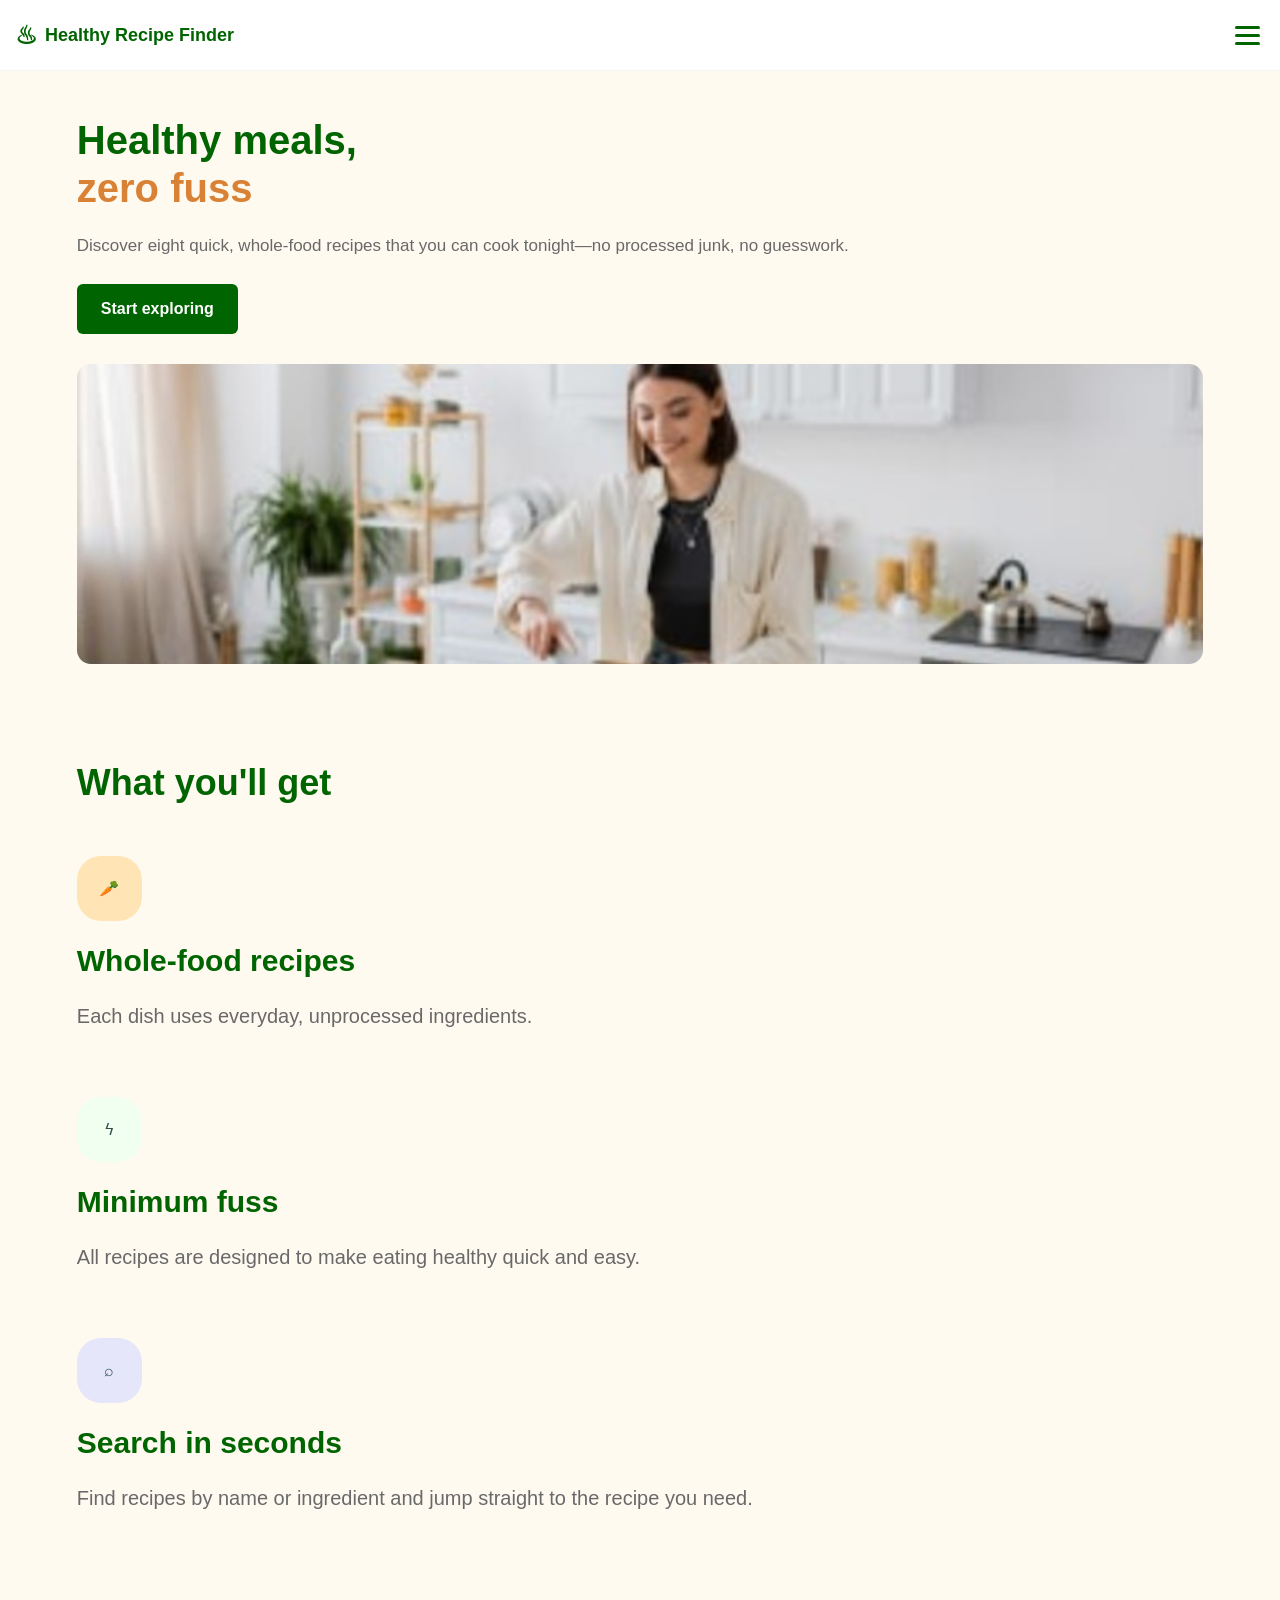
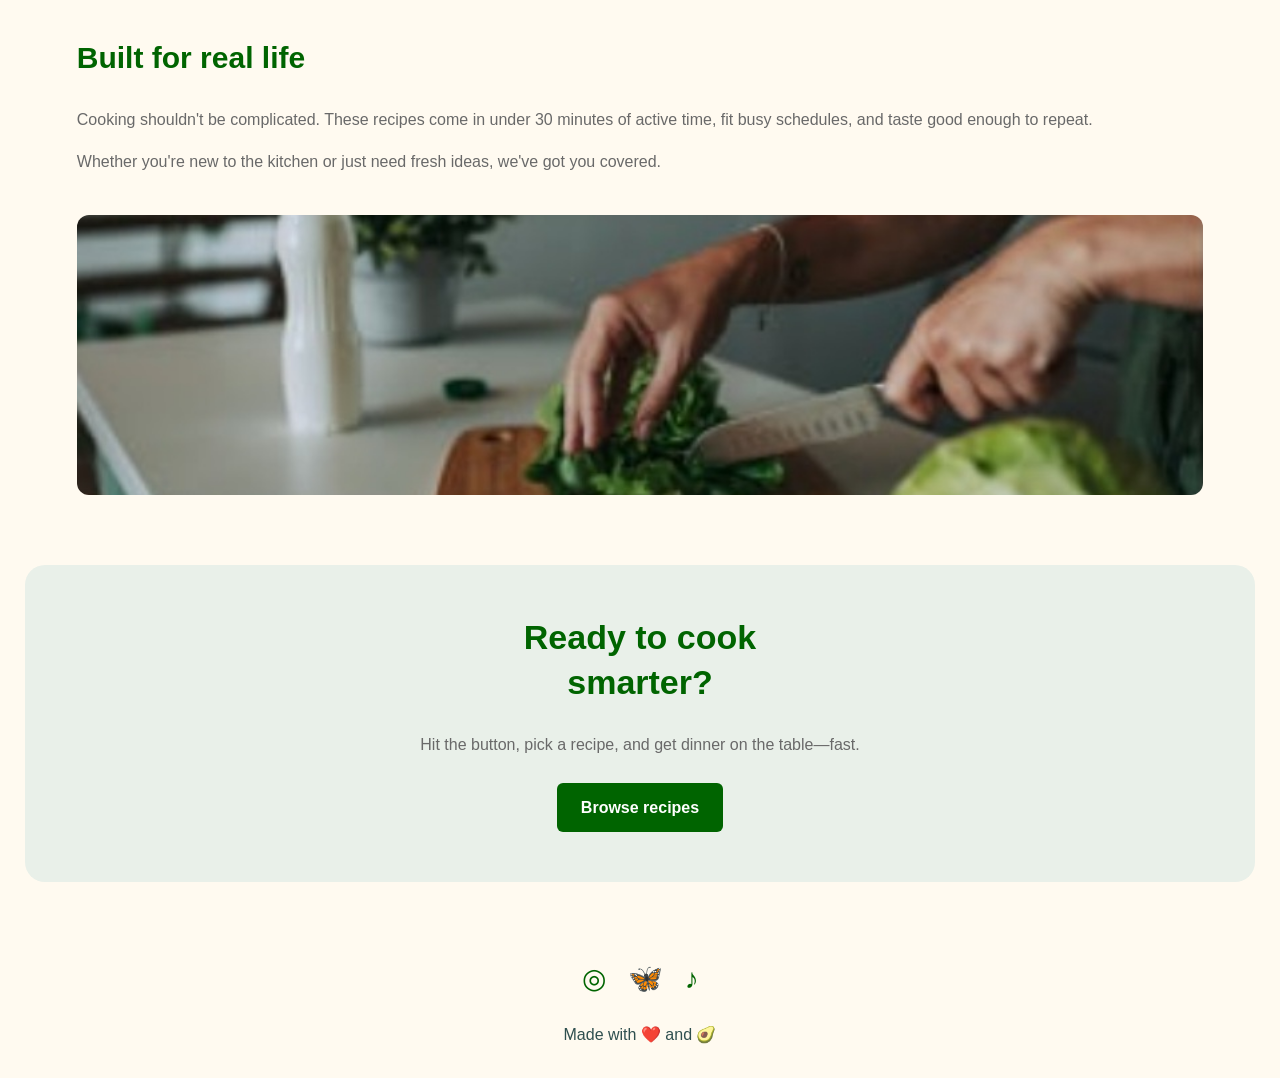
<file: index.html>
<!DOCTYPE html><html lang="en">
<head>
  <meta charset="UTF-8">
  <meta name="viewport" content="width=device-width, initial-scale=1.0">
  <meta name="description" content="Discover quick, healthy whole-food recipes.">
  <title>Healthy Recipe Finder</title>
  <link rel="stylesheet" href="style.css">
</head>
<body>  <header class="rf-header rf-home-header">
    <a href="index.html" class="rf-logo">
      <span class="rf-logo-symbol">♨</span>
      <span>Healthy Recipe Finder</span>
    </a><input type="checkbox" id="rf-menu-toggle" class="rf-menu-toggle">

<label for="rf-menu-toggle" class="rf-menu-button" aria-label="Open navigation">
  <span></span>
  <span></span>
  <span></span>
</label>

<nav class="rf-navigation">
  <a href="index.html">Home</a>
  <a href="recipes.html">Recipes</a>
  <a href="about.html">About</a>
</nav>

  </header>  <main><section class="rf-hero" id="home">
  <div class="rf-hero-text">
    <h1>Healthy meals,<br> <span>zero fuss</span></h1>

    <p>
      Discover eight quick, whole-food recipes that you can cook tonight—no processed junk, no guesswork.
    </p>

    <a href="recipes.html" class="rf-button">Start exploring</a>
  </div>

  <div class="rf-hero-image">
    <img src="images/Image.jpg" alt="Image1">
  </div>
</section>

<section class="rf-benefits rf-section-padding">
  <h2 class="rf-section-title">What you'll get</h2>

  <div class="rf-benefits-grid">

    <article class="rf-benefit">
      <div class="rf-benefit-icon rf-orange">🥕</div>
      <h3>Whole-food recipes</h3>
      <p>Each dish uses everyday, unprocessed ingredients.</p>
    </article>

    <article class="rf-benefit">
      <div class="rf-benefit-icon rf-green">ϟ</div>
      <h3>Minimum fuss</h3>
      <p>All recipes are designed to make eating healthy quick and easy.</p>
    </article>

    <article class="rf-benefit">
      <div class="rf-benefit-icon rf-purple">⌕</div>
      <h3>Search in seconds</h3>
      <p>Find recipes by name or ingredient and jump straight to the recipe you need.</p>
    </article>

  </div>
</section>

<section class="rf-real-life rf-section-padding">
  <div class="rf-real-life-text">
    <h2>Built for real life</h2>

    <p>
      Cooking shouldn't be complicated. These recipes come in
      under 30 minutes of active time, fit busy schedules, and
      taste good enough to repeat.
    </p>

    <p>
      Whether you're new to the kitchen or just need fresh ideas,
      we've got you covered.
    </p>
  </div>

  <img class="rf-real-life-image" src="images/Images.jpg" alt="images2">
</section>

<section class="rf-cta-section">
  <h2>Ready to cook<br> smarter?</h2>

  <p>
    Hit the button, pick a recipe, and get dinner on the table—fast.
  </p>

  <a href="recipes.html" class="rf-button">Browse recipes</a>
</section>

  </main>  <footer class="rf-footer">
    <div class="rf-social-links">
      <a href="https://www.instagram.com/" aria-label="Instagram">◎</a>
      <a href="https://bsky.app/" aria-label="Bluesky">🦋</a>
      <a href="https://www.tiktok.com/" aria-label="TikTok">♪</a>
    </div><p>Made with ❤️ and 🥑</p>

  </footer></body>
</html>
</file>
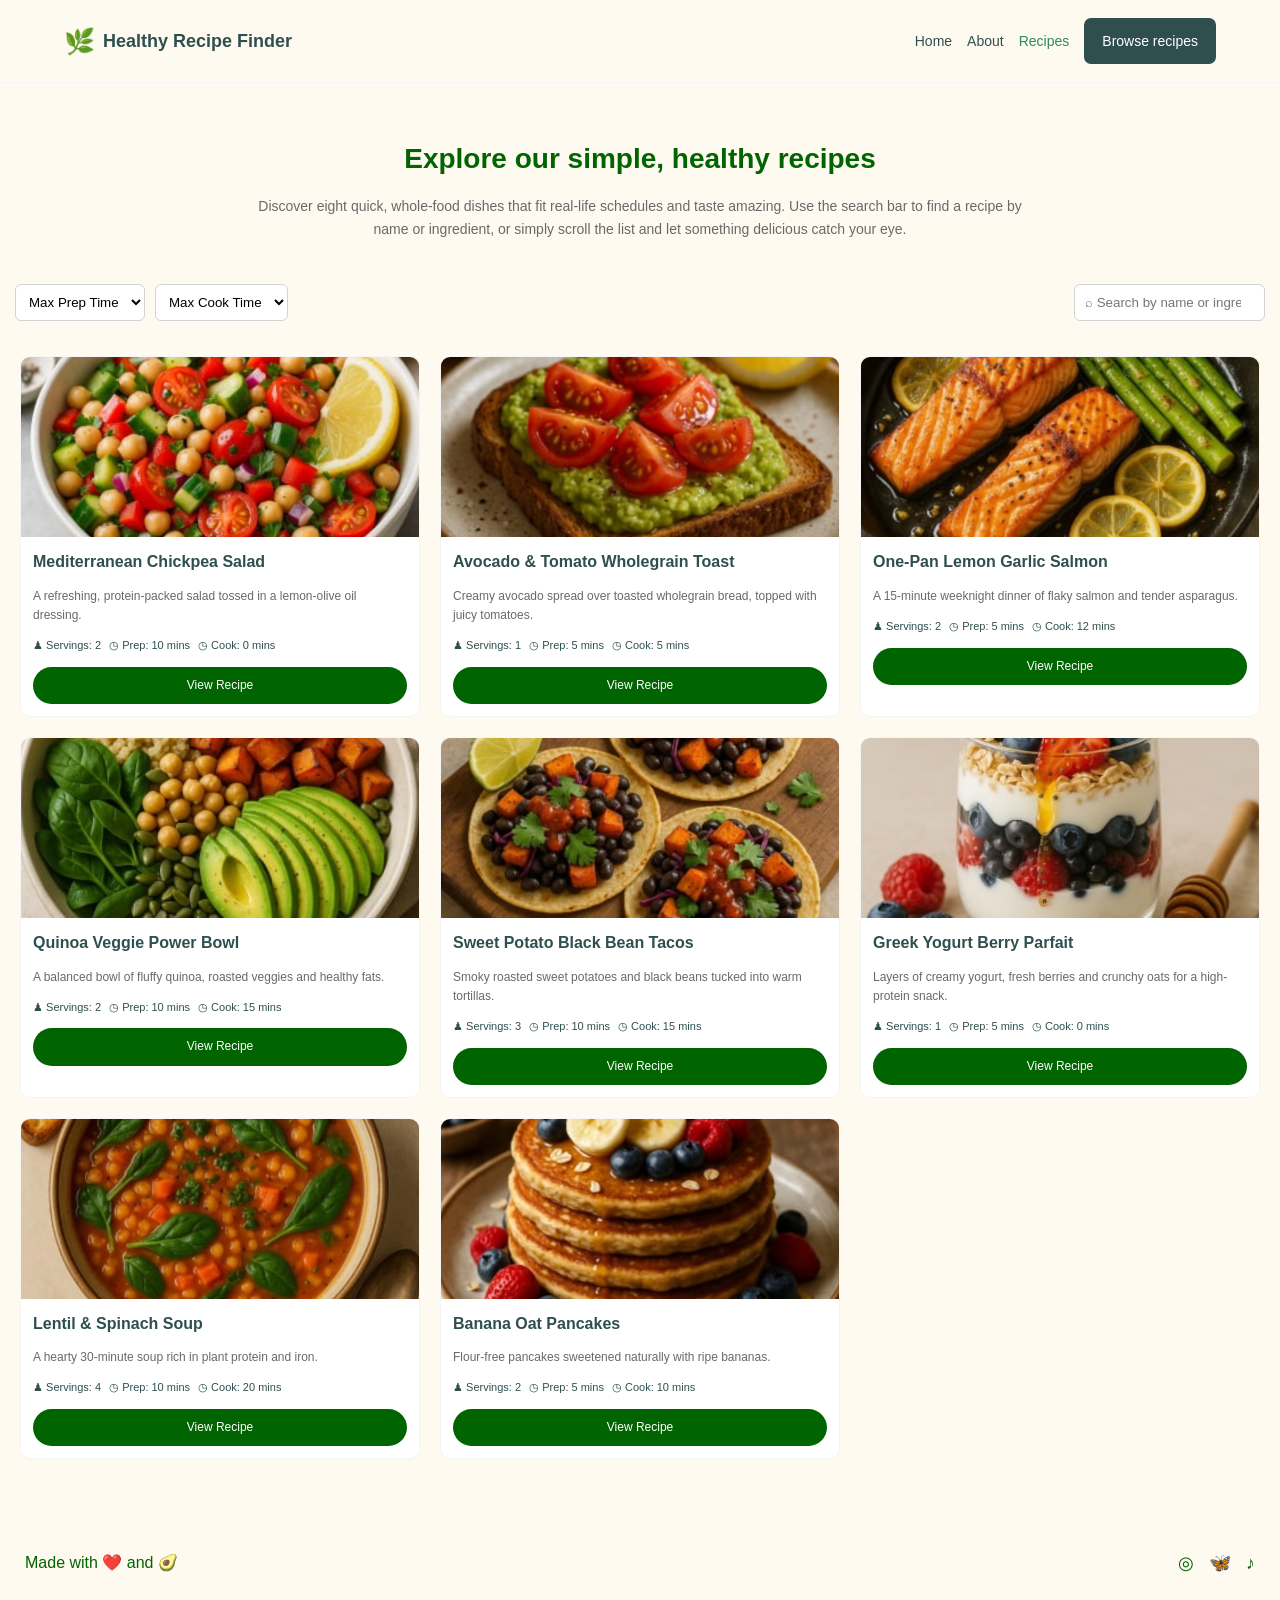
<file: recipes.html>
<!DOCTYPE html><html lang="en">
<head>
  <meta charset="UTF-8">
  <meta name="viewport" content="width=device-width, initial-scale=1.0">
  <title>Recipes | Healthy Recipe Finder</title>
  <link rel="stylesheet" href="style.css">
</head>
<body><header class="rf-recipes-header">  <a href="index.html" class="rf-brand">
    <span class="rf-brand-icon">🌿</span>
    <span>Healthy Recipe Finder</span>
  </a>  <input type="checkbox" id="rf-recipe-menu-toggle" class="rf-recipe-menu-toggle">  <label for="rf-recipe-menu-toggle" class="rf-menu-icon" aria-label="Toggle navigation">
    <span></span>
    <span></span>
    <span></span>
  </label>  <nav class="rf-site-nav">
    <a href="index.html">Home</a>
    <a href="about.html">About</a>
    <a href="recipes.html" class="rf-active">Recipes</a>
    <a href="recipes.html" class="rf-nav-button">Browse recipes</a>
  </nav></header><main>  <section class="rf-recipes-intro">
    <h1>Explore our simple, healthy recipes</h1><p>
  Discover eight quick, whole-food dishes that fit real-life schedules and taste amazing. Use the search bar to find a recipe by name or ingredient, or simply scroll the list and let something delicious catch your eye.
</p>

  </section>  <section class="rf-recipe-tools"><div class="rf-filter-options">

  <label>
    <span class="rf-visually-hidden"></span>
    <select aria-label="Maximum preparation time">
      <option value="">Max Prep Time</option>
    </select>
  </label>

  <label>
    <span class="rf-visually-hidden"></span>
    <select aria-label="Maximum cooking time">
      <option value="">Max Cook Time</option>
    </select>
  </label>

</div>

<form class="rf-search-form" action="recipes.html" method="get">
  <input
    type="search"
    name="search"
    placeholder="⌕ Search by name or ingredient..."
    aria-label="Search by recipe name or ingredient">
</form>

  </section>  <section class="rf-recipe-grid" aria-label="Our recipes"><article class="rf-recipe-card">
  <img src="images/Mediterranean.jpg" alt="Chickpea">

  <div class="rf-recipe-info">
    <h2>Mediterranean Chickpea Salad</h2>
    <p>A refreshing, protein-packed salad tossed in a lemon-olive oil dressing.</p>

    <div class="rf-recipe-meta">
      <span>♟ Servings: 2</span>
      <span>◷ Prep: 10 mins</span>
      <span>◷ Cook: 0 mins</span>
    </div>

    <details class="rf-recipe-details">
      <summary>View Recipe</summary>
    </details>
  </div>
</article>

<article class="rf-recipe-card">
  <img src="images/Avocado.jpg" alt="Avocado">

  <div class="rf-recipe-info">
    <h2>Avocado &amp; Tomato Wholegrain Toast</h2>
    <p>Creamy avocado spread over toasted wholegrain bread, topped with juicy tomatoes.</p>

    <div class="rf-recipe-meta">
      <span>♟ Servings: 1</span>
      <span>◷ Prep: 5 mins</span>
      <span>◷ Cook: 5 mins</span>
    </div>

    <details class="rf-recipe-details">
      <summary>View Recipe</summary>
    </details>
  </div>
</article>

<article class="rf-recipe-card">
  <img src="images/Pan.jpg" alt="Pan">

  <div class="rf-recipe-info">
    <h2>One-Pan Lemon Garlic Salmon</h2>
    <p>A 15-minute weeknight dinner of flaky salmon and tender asparagus.</p>

    <div class="rf-recipe-meta">
      <span>♟ Servings: 2</span>
      <span>◷ Prep: 5 mins</span>
      <span>◷ Cook: 12 mins</span>
    </div>

    <details class="rf-recipe-details">
      <summary>View Recipe</summary>
    </details>
  </div>
</article>

<article class="rf-recipe-card">
  <img src="images/Veggie.jpg" alt="Veggie">

  <div class="rf-recipe-info">
    <h2>Quinoa Veggie Power Bowl</h2>
    <p>A balanced bowl of fluffy quinoa, roasted veggies and healthy fats.</p>

    <div class="rf-recipe-meta">
      <span>♟ Servings: 2</span>
      <span>◷ Prep: 10 mins</span>
      <span>◷ Cook: 15 mins</span>
    </div>

    <details class="rf-recipe-details">
      <summary>View Recipe</summary>
    </details>
  </div>
</article>

<article class="rf-recipe-card">
  <img src="images/Potato.jpg" alt="Potato">

  <div class="rf-recipe-info">
    <h2>Sweet Potato Black Bean Tacos</h2>
    <p>Smoky roasted sweet potatoes and black beans tucked into warm tortillas.</p>

    <div class="rf-recipe-meta">
      <span>♟ Servings: 3</span>
      <span>◷ Prep: 10 mins</span>
      <span>◷ Cook: 15 mins</span>
    </div>

    <details class="rf-recipe-details">
      <summary>View Recipe</summary>
    </details>
  </div>
</article>

<article class="rf-recipe-card">
  <img src="images/Parfait.jpg" alt="Parfait">

  <div class="rf-recipe-info">
    <h2>Greek Yogurt Berry Parfait</h2>
    <p>Layers of creamy yogurt, fresh berries and crunchy oats for a high-protein snack.</p>

    <div class="rf-recipe-meta">
      <span>♟ Servings: 1</span>
      <span>◷ Prep: 5 mins</span>
      <span>◷ Cook: 0 mins</span>
    </div>

    <details class="rf-recipe-details">
      <summary>View Recipe</summary>
    </details>
  </div>
</article>

<article class="rf-recipe-card">
  <img src="images/Lentil.jpg" alt="Lentil">

  <div class="rf-recipe-info">
    <h2>Lentil &amp; Spinach Soup</h2>
    <p>A hearty 30-minute soup rich in plant protein and iron.</p>

    <div class="rf-recipe-meta">
      <span>♟ Servings: 4</span>
      <span>◷ Prep: 10 mins</span>
      <span>◷ Cook: 20 mins</span>
    </div>

    <details class="rf-recipe-details">
      <summary>View Recipe</summary>
    </details>
  </div>
</article>

<article class="rf-recipe-card">
  <img src="images/Pancake.jpg" alt="Oat">

  <div class="rf-recipe-info">
    <h2>Banana Oat Pancakes</h2>
    <p>Flour-free pancakes sweetened naturally with ripe bananas.</p>

    <div class="rf-recipe-meta">
      <span>♟ Servings: 2</span>
      <span>◷ Prep: 5 mins</span>
      <span>◷ Cook: 10 mins</span>
    </div>

    <details class="rf-recipe-details">
      <summary>View Recipe</summary>
    </details>
  </div>
</article>

  </section></main><footer class="rf-site-footer">
  <p>Made with ❤️ and 🥑</p>  <div class="rf-footer-socials">
    <a href="https://www.instagram.com" aria-label="Instagram">◎</a>
    <a href="https://bsky.app" aria-label="Bluesky">🦋</a>
    <a href="https://www.tiktok.com" aria-label="TikTok">♪</a>
  </div>
</footer></body>
</html>
</file>
<file: style.css>
* {
  box-sizing: border-box;
  }

body {
margin: 0;
padding: 0;
font-family: Arial, sans-serif;
background-color: floralwhite;
color: darkslategray;
line-height: 1.6;
}

img {
max-width: 100%;
display: block;
}

a {
text-decoration: none;
}

/* HOMEPAGE HEADER */
.rf-header {
display: flex;
justify-content: space-between;
align-items: center;
flex-wrap: wrap;
padding: 15px;
background-color: white;
border-bottom: 1px solid whitesmoke;
}

.rf-logo {
display: flex;
align-items: center;
gap: 8px;
color: darkgreen;
font-size: 18px;
font-weight: bold;
}

.rf-logo-symbol {
font-size: 25px;
}

.rf-menu-toggle {
display: none;
}

.rf-menu-button {
display: flex;
flex-direction: column;
gap: 5px;
cursor: pointer;
padding: 5px;
}

.rf-menu-button span {
display: block;
width: 25px;
height: 3px;
background-color: darkgreen;
border-radius: 3px;
}

.rf-navigation {
display: none;
flex-direction: column;
width: 100%;
gap: 8px;
margin-top: 15px;
}

.rf-menu-toggle:checked ~ .rf-navigation {
display: flex;
}

.rf-navigation a {
color: darkslategray;
display: block;
padding: 10px;
text-align: center;
}

.rf-navigation a:hover {
background-color: honeydew;
color: green;
}

/* BUTTONS */
.rf-button {
display: inline-block;
padding: 12px 24px;
background-color: darkgreen;
color: white;
border-radius: 6px;
font-weight: bold;
}

.rf-button:hover {
background-color: seagreen;
}

/* HOMEPAGE HERO */
.rf-hero {
display: flex;
flex-direction: column;
gap: 30px;
padding: 45px 6%;
align-items: center;
}

.rf-hero-text {
width: 100%;
}

.rf-hero-text h1 {
color: darkgreen;
font-size: 40px;
line-height: 1.2;
margin-top: 0;
margin-bottom: 20px;
}

.rf-hero-text h1 span {
color: #d98236;
}

.rf-hero-text p {
color: dimgray;
font-size: 17px;
margin-bottom: 25px;
}

.rf-hero-image {
width: 100%;
}

.rf-hero-image img {
width: 100%;
height: 300px;
object-fit: cover;
border-radius: 14px;
}

/* SECTION SPACING */
.rf-section-padding {
padding: 45px 6%;
}

.rf-section-title {
text-align: left;
color: darkgreen;
font-size: 36px;
margin-top: 0;
margin-bottom: 30px;
}

/* BENEFITS */
.rf-benefits {
background-color: floralwhite;
text-align: left;
}

.rf-benefits-grid {
display: grid;
grid-template-columns: 1fr;
gap: 20px;
}

.rf-benefit {
padding: 15px 0;
background-color: transparent;
border: none;
border-radius: 0;
}

.rf-benefit-icon {
width: 65px;
height: 65px;
display: flex;
justify-content: center;
align-items: center;
margin: 0 0 20px;
border-radius: 24px;
background-color: white;
}

.rf-benefit-icon.rf-orange {
background-color: moccasin;
}

.rf-benefit-icon.rf-green {
background-color: honeydew;
}

.rf-benefit-icon.rf-purple {
background-color: lavender;
}

.rf-benefit h3 {
color: darkgreen;
font-size: 30px;
line-height: 1.3;
margin-top: 0;
margin-bottom: 20px;
text-align: left;
}

.rf-benefit p {
color: dimgray;
font-size: 20px;
line-height: 1.6;
margin-top: 0;
margin-bottom: 15px;
text-align: left;
}

/* REAL LIFE SECTION */
.rf-real-life {
display: flex;
flex-direction: column;
gap: 25px;
padding: 45px 6%;
align-items: center;
}

.rf-real-life-text {
width: 100%;
}

.rf-real-life-text h2 {
color: darkgreen;
font-size: 30px;
margin-top: 0;
}

.rf-real-life-text p {
color: dimgray;
}

.rf-real-life-image {
width: 100%;
height: 280px;
object-fit: cover;
border-radius: 12px;
}

/* CALL TO ACTION */
.rf-cta-section {
padding: 50px 25px;
margin: 25px;
text-align: center;
background-color: #E9F0E9;
border-radius: 20px;
}

.rf-cta-section h2 {
color: darkgreen;
font-size: 34px;
line-height: 1.3;
margin-top: 0;
}

.rf-cta-section p {
color: dimgray;
margin-bottom: 25px;
}

/* HOMEPAGE FOOTER */
.rf-footer {
background-color: floralwhite;
color: darkgreen;
text-align: center;
padding: 30px 20px;
}

.rf-footer-logo {
color: darkgreen;
font-size: 20px;
font-weight: bold;
}

.rf-social-links {
display: flex;
justify-content: center;
align-items: center;
gap: 22px;
margin: 20px 0;
}

.rf-social-links a {
color: darkgreen;
font-size: 28px;
}

.rf-social-links a:hover {
color: seagreen;
}

.rf-footer p {
color: darkslategray;
margin-bottom: 0;
}

/* RECIPES INTRO */
.rf-recipes-intro {
text-align: center;
padding: 30px 15px 15px;
max-width: 800px;
margin: auto;
}

.rf-recipes-intro h1 {
color: darkgreen;
font-size: 28px;
margin-bottom: 10px;
}

.rf-recipes-intro p {
color: dimgray;
font-size: 14px;
}

/* SEARCH AND FILTERS */
.rf-recipe-tools {
padding: 15px;
display: flex;
justify-content: space-between;
align-items: center;
flex-wrap: wrap;
gap: 15px;
}

.rf-filter-options {
display: flex;
gap: 10px;
flex-wrap: wrap;
}

.rf-filter-options select {
padding: 9px;
border: 1px solid lightgray;
border-radius: 6px;
background-color: white;
}

.rf-search-form {
display: flex;
gap: 8px;
}

.rf-search-form input {
padding: 10px;
border: 1px solid lightgray;
border-radius: 6px;
}

.rf-search-form button {
padding: 10px 15px;
background-color: darkgreen;
color: white;
border: none;
border-radius: 6px;
}

/* RECIPE CARDS */
.rf-recipe-grid {
display: grid;
grid-template-columns: repeat(3, minmax(0, 1fr));
gap: 20px;
padding: 20px;
}

.rf-recipe-card {
background-color: white;
border: 1px solid whitesmoke;
border-radius: 10px;
overflow: hidden;
}

.rf-recipe-card img {
width: 100%;
height: 180px;
object-fit: cover;
display: block;
}

.rf-recipe-info {
padding: 12px;
}

.rf-recipe-info h2 {
color: darkslategray;
font-size: 16px;
margin: 0 0 8px;
}

.rf-recipe-info p {
color: dimgray;
font-size: 12px;
margin-bottom: 12px;
}

.rf-recipe-meta {
display: flex;
flex-wrap: wrap;
gap: 8px;
font-size: 11px;
margin-bottom: 12px;
}

.rf-recipe-details summary {
background-color: darkgreen;
color: white;
text-align: center;
padding: 9px;
border-radius: 20px;
cursor: pointer;
list-style: none;
font-size: 12px;
}

.rf-recipe-details summary:hover {
background-color: seagreen;
}

.rf-recipe-expanded {
padding: 10px 0;
font-size: 13px;
}

/* RECIPES FOOTER */
.rf-site-footer {
background-color: floralwhite;
color: darkgreen;
display: flex;
justify-content: space-between;
align-items: center;
flex-wrap: wrap;
padding: 25px;
margin-top: 30px;
}

.rf-footer-socials {
display: flex;
gap: 15px;
}

.rf-footer-socials a {
color: darkgreen;
font-size: 18px;
}

.rf-footer-socials a:hover {
color: seagreen;
}

/* RECIPES HEADER */
.rf-recipes-header {
display: flex;
justify-content: space-between;
align-items: center;
gap: 20px;
padding: 18px 5%;
background-color: floralwhite;
border-bottom: 1px solid whitesmoke;
flex-wrap: wrap;
max-width: 100%;
}

/* RECIPES LOGO */
.rf-recipes-header .rf-brand {
display: flex;
align-items: center;
gap: 8px;
color: darkslategray;
font-size: 18px;
font-weight: bold;
white-space: nowrap;
}

.rf-brand-icon {
font-size: 25px;
}

/* RECIPES MENU */
.rf-recipe-menu-toggle {
display: none;
}

.rf-menu-icon {
display: none;
flex-direction: column;
gap: 5px;
cursor: pointer;
}

.rf-menu-icon span {
display: block;
width: 25px;
height: 3px;
background-color: darkslategray;
border-radius: 3px;
}

/* RECIPES NAVIGATION */
.rf-site-nav {
display: flex;
align-items: center;
justify-content: center;
flex-wrap: wrap;
max-width: 100%;
gap: 15px;
}

.rf-site-nav a {
color: darkslategray;
font-size: 14px;
}

.rf-site-nav a:hover,
.rf-site-nav a.rf-active {
color: seagreen;
}

.rf-site-nav .rf-nav-button {
padding: 12px 18px;
background-color: darkslategray;
color: white;
border-radius: 7px;
}

.rf-site-nav .rf-nav-button:hover {
background-color: seagreen;
color: white;
}
</file>
